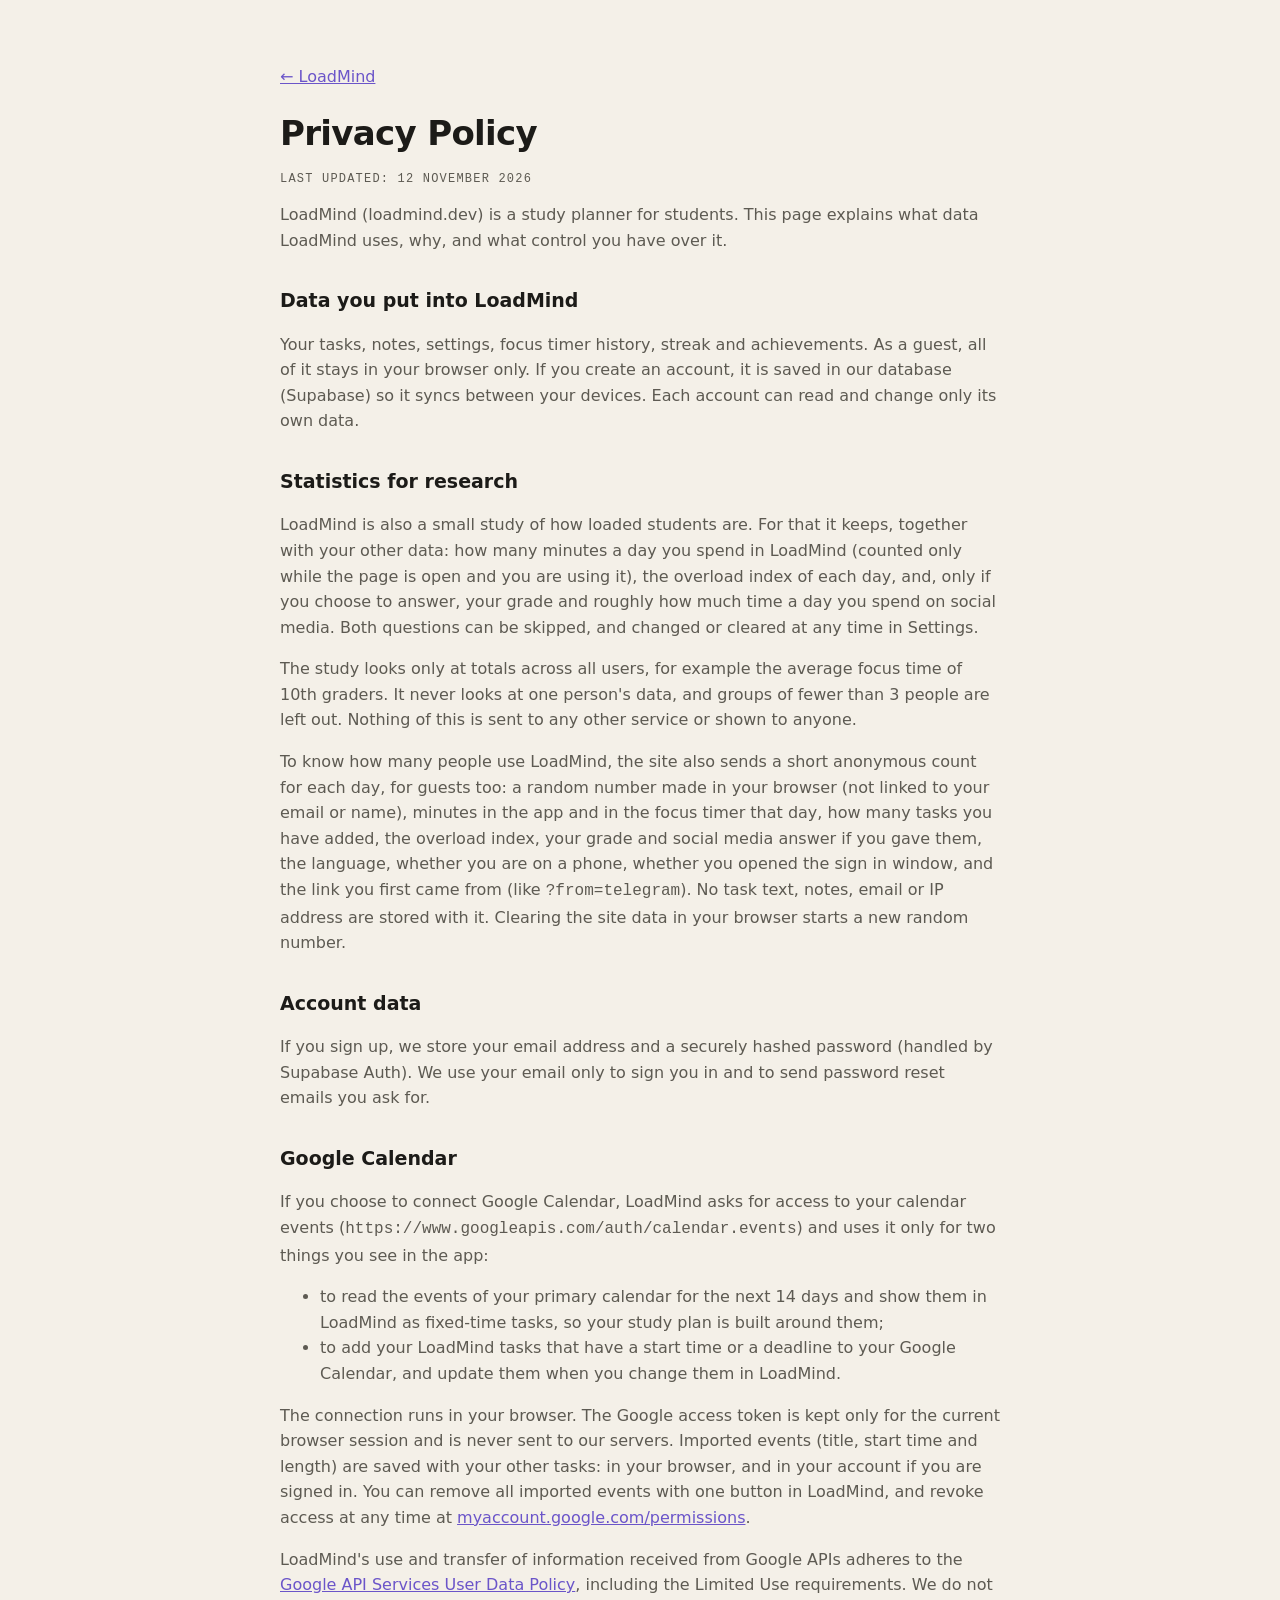
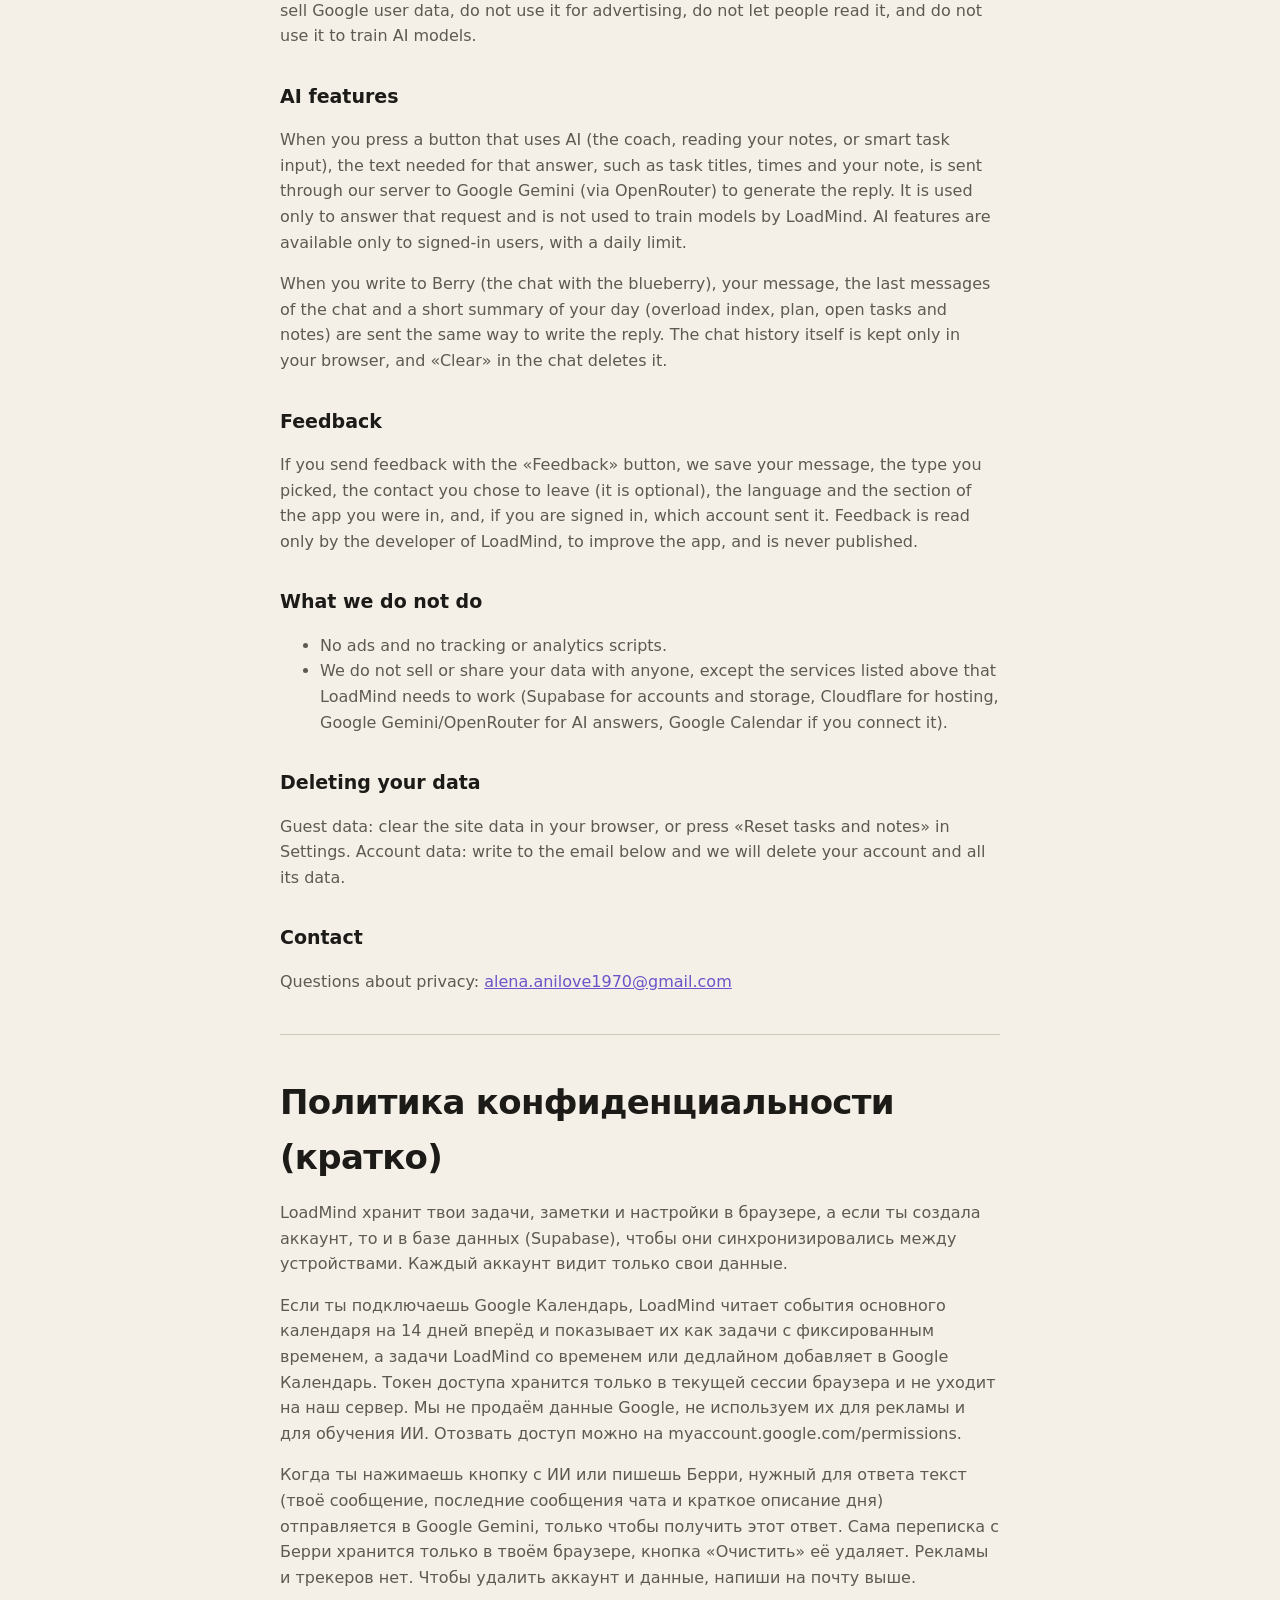
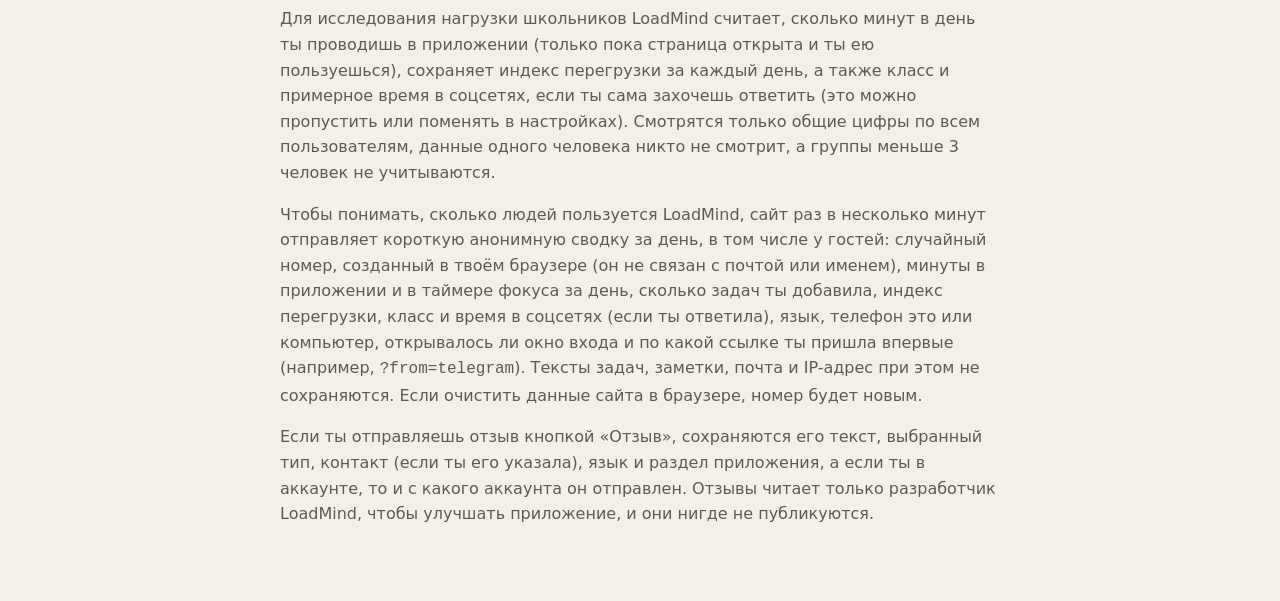
<file: privacy.html>
<!DOCTYPE html>
<html lang="en">
<head>
<meta charset="UTF-8">
<meta name="viewport" content="width=device-width, initial-scale=1.0">
<title>Privacy Policy · LoadMind</title>
<link rel="icon" href="icons/favicon.svg?v=2" type="image/svg+xml">
<link rel="icon" href="icons/favicon-32.png?v=2" sizes="32x32" type="image/png">
<style>
:root { --paper: #151513; --ink: #efebe2; --ink-2: #b8b2a4; --rule: #3a3831; --accent: #b9a7f5; }
@media (prefers-color-scheme: light) { :root { --paper: #f4f0e8; --ink: #1c1b18; --ink-2: #5d5a52; --rule: #cfc8b9; --accent: #6b55c9; } }
body { margin: 0; background: var(--paper); color: var(--ink); font: 16px/1.6 system-ui, -apple-system, "Segoe UI", sans-serif; }
main { max-width: 720px; margin: 0 auto; padding: 48px 16px 64px; }
h1 { font-size: 34px; letter-spacing: -.02em; margin: 0 0 4px; }
h2 { font-size: 19px; margin: 32px 0 8px; }
p, li { color: var(--ink-2); }
a { color: var(--accent); }
.meta { font: 12px ui-monospace, Menlo, monospace; letter-spacing: .1em; text-transform: uppercase; color: var(--ink-2); }
hr { border: 0; border-top: 1px solid var(--rule); margin: 40px 0; }
</style>
</head>
<body>
<main>
<p><a href="/">← LoadMind</a></p>
<h1>Privacy Policy</h1>
<p class="meta">Last updated: 12 November 2026</p>

<p>LoadMind (loadmind.dev) is a study planner for students. This page explains what data LoadMind uses, why, and what control you have over it.</p>

<h2>Data you put into LoadMind</h2>
<p>Your tasks, notes, settings, focus timer history, streak and achievements. As a guest, all of it stays in your browser only. If you create an account, it is saved in our database (Supabase) so it syncs between your devices. Each account can read and change only its own data.</p>

<h2>Statistics for research</h2>
<p>LoadMind is also a small study of how loaded students are. For that it keeps, together with your other data: how many minutes a day you spend in LoadMind (counted only while the page is open and you are using it), the overload index of each day, and, only if you choose to answer, your grade and roughly how much time a day you spend on social media. Both questions can be skipped, and changed or cleared at any time in Settings.</p>
<p>The study looks only at totals across all users, for example the average focus time of 10th graders. It never looks at one person's data, and groups of fewer than 3 people are left out. Nothing of this is sent to any other service or shown to anyone.</p>
<p>To know how many people use LoadMind, the site also sends a short anonymous count for each day, for guests too: a random number made in your browser (not linked to your email or name), minutes in the app and in the focus timer that day, how many tasks you have added, the overload index, your grade and social media answer if you gave them, the language, whether you are on a phone, whether you opened the sign in window, and the link you first came from (like <code>?from=telegram</code>). No task text, notes, email or IP address are stored with it. Clearing the site data in your browser starts a new random number.</p>
<h2>Account data</h2>
<p>If you sign up, we store your email address and a securely hashed password (handled by Supabase Auth). We use your email only to sign you in and to send password reset emails you ask for.</p>

<h2>Google Calendar</h2>
<p>If you choose to connect Google Calendar, LoadMind asks for access to your calendar events (<code>https://www.googleapis.com/auth/calendar.events</code>) and uses it only for two things you see in the app:</p>
<ul>
  <li>to read the events of your primary calendar for the next 14 days and show them in LoadMind as fixed-time tasks, so your study plan is built around them;</li>
  <li>to add your LoadMind tasks that have a start time or a deadline to your Google Calendar, and update them when you change them in LoadMind.</li>
</ul>
<p>The connection runs in your browser. The Google access token is kept only for the current browser session and is never sent to our servers. Imported events (title, start time and length) are saved with your other tasks: in your browser, and in your account if you are signed in. You can remove all imported events with one button in LoadMind, and revoke access at any time at <a href="https://myaccount.google.com/permissions">myaccount.google.com/permissions</a>.</p>
<p>LoadMind's use and transfer of information received from Google APIs adheres to the <a href="https://developers.google.com/terms/api-services-user-data-policy">Google API Services User Data Policy</a>, including the Limited Use requirements. We do not sell Google user data, do not use it for advertising, do not let people read it, and do not use it to train AI models.</p>

<h2>AI features</h2>
<p>When you press a button that uses AI (the coach, reading your notes, or smart task input), the text needed for that answer, such as task titles, times and your note, is sent through our server to Google Gemini (via OpenRouter) to generate the reply. It is used only to answer that request and is not used to train models by LoadMind. AI features are available only to signed-in users, with a daily limit.</p>
<p>When you write to Berry (the chat with the blueberry), your message, the last messages of the chat and a short summary of your day (overload index, plan, open tasks and notes) are sent the same way to write the reply. The chat history itself is kept only in your browser, and «Clear» in the chat deletes it.</p>

<h2>Feedback</h2>
<p>If you send feedback with the «Feedback» button, we save your message, the type you picked, the contact you chose to leave (it is optional), the language and the section of the app you were in, and, if you are signed in, which account sent it. Feedback is read only by the developer of LoadMind, to improve the app, and is never published.</p>

<h2>What we do not do</h2>
<ul>
  <li>No ads and no tracking or analytics scripts.</li>
  <li>We do not sell or share your data with anyone, except the services listed above that LoadMind needs to work (Supabase for accounts and storage, Cloudflare for hosting, Google Gemini/OpenRouter for AI answers, Google Calendar if you connect it).</li>
</ul>

<h2>Deleting your data</h2>
<p>Guest data: clear the site data in your browser, or press «Reset tasks and notes» in Settings. Account data: write to the email below and we will delete your account and all its data.</p>

<h2>Contact</h2>
<p>Questions about privacy: <a href="mailto:alena.anilove1970@gmail.com">alena.anilove1970@gmail.com</a></p>

<hr>

<h1 lang="ru">Политика конфиденциальности (кратко)</h1>
<div lang="ru">
<p>LoadMind хранит твои задачи, заметки и настройки в браузере, а если ты создала аккаунт, то и в базе данных (Supabase), чтобы они синхронизировались между устройствами. Каждый аккаунт видит только свои данные.</p>
<p>Если ты подключаешь Google Календарь, LoadMind читает события основного календаря на 14 дней вперёд и показывает их как задачи с фиксированным временем, а задачи LoadMind со временем или дедлайном добавляет в Google Календарь. Токен доступа хранится только в текущей сессии браузера и не уходит на наш сервер. Мы не продаём данные Google, не используем их для рекламы и для обучения ИИ. Отозвать доступ можно на myaccount.google.com/permissions.</p>
<p>Когда ты нажимаешь кнопку с ИИ или пишешь Берри, нужный для ответа текст (твоё сообщение, последние сообщения чата и краткое описание дня) отправляется в Google Gemini, только чтобы получить этот ответ. Сама переписка с Берри хранится только в твоём браузере, кнопка «Очистить» её удаляет. Рекламы и трекеров нет. Чтобы удалить аккаунт и данные, напиши на почту выше.</p>
<p>Для исследования нагрузки школьников LoadMind считает, сколько минут в день ты проводишь в приложении (только пока страница открыта и ты ею пользуешься), сохраняет индекс перегрузки за каждый день, а также класс и примерное время в соцсетях, если ты сама захочешь ответить (это можно пропустить или поменять в настройках). Смотрятся только общие цифры по всем пользователям, данные одного человека никто не смотрит, а группы меньше 3 человек не учитываются.</p>
<p>Чтобы понимать, сколько людей пользуется LoadMind, сайт раз в несколько минут отправляет короткую анонимную сводку за день, в том числе у гостей: случайный номер, созданный в твоём браузере (он не связан с почтой или именем), минуты в приложении и в таймере фокуса за день, сколько задач ты добавила, индекс перегрузки, класс и время в соцсетях (если ты ответила), язык, телефон это или компьютер, открывалось ли окно входа и по какой ссылке ты пришла впервые (например, <code>?from=telegram</code>). Тексты задач, заметки, почта и IP-адрес при этом не сохраняются. Если очистить данные сайта в браузере, номер будет новым.</p>
<p>Если ты отправляешь отзыв кнопкой «Отзыв», сохраняются его текст, выбранный тип, контакт (если ты его указала), язык и раздел приложения, а если ты в аккаунте, то и с какого аккаунта он отправлен. Отзывы читает только разработчик LoadMind, чтобы улучшать приложение, и они нигде не публикуются.</p>
</div>
</main>
</body>
</html>
</file>
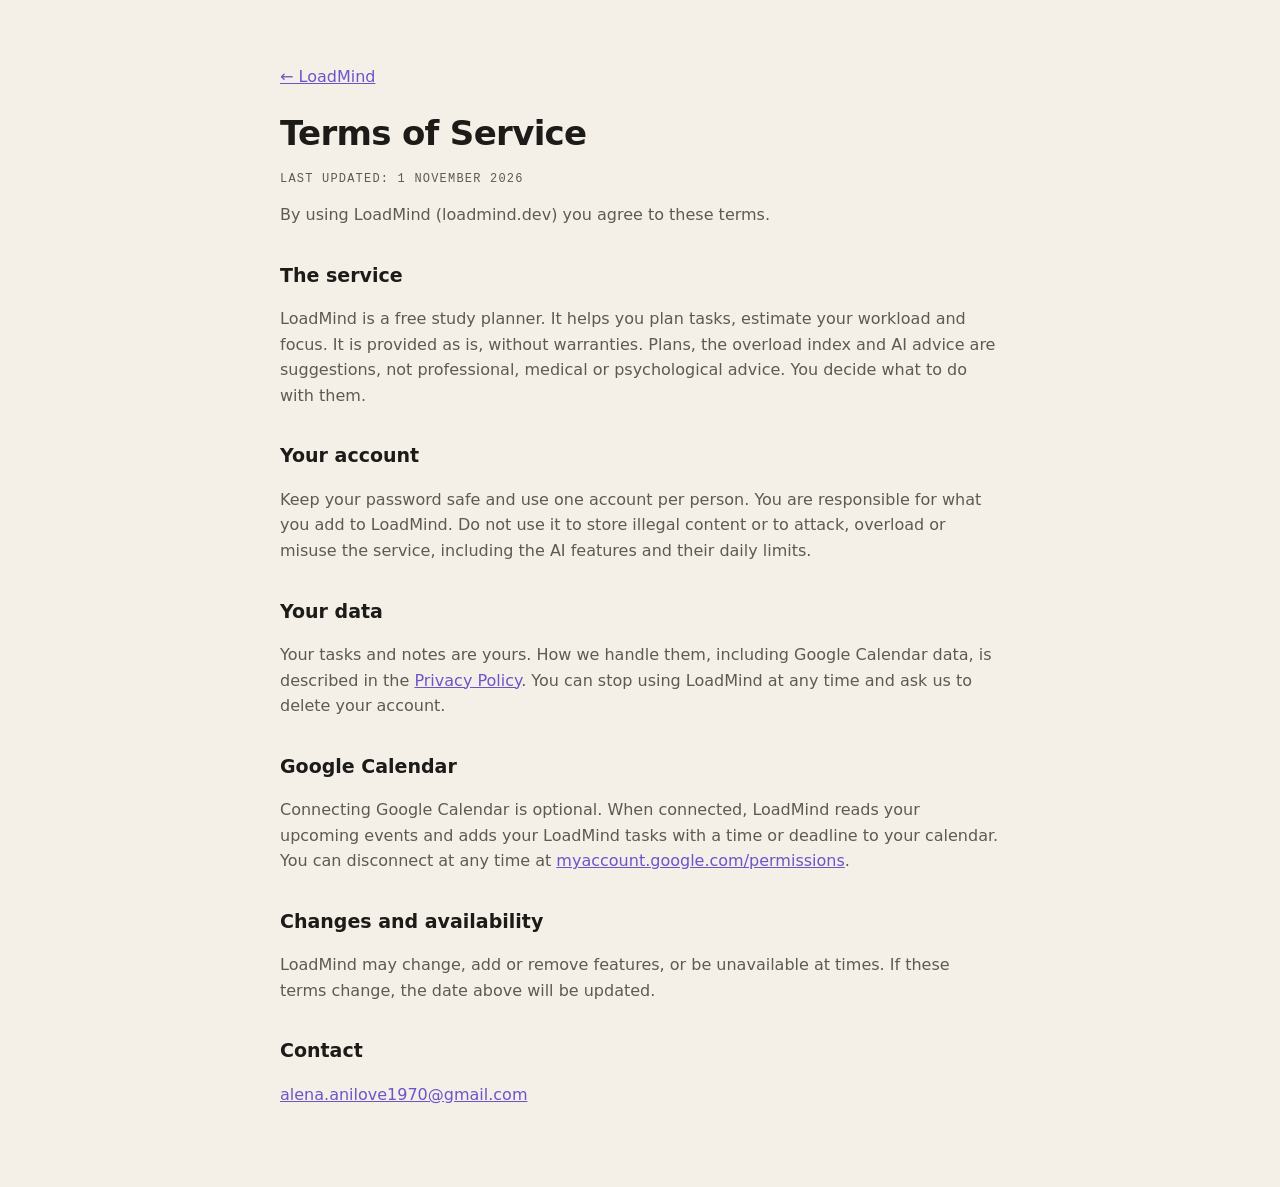
<file: terms.html>
<!DOCTYPE html>
<html lang="en">
<head>
<meta charset="UTF-8">
<meta name="viewport" content="width=device-width, initial-scale=1.0">
<title>Terms of Service · LoadMind</title>
<link rel="icon" href="icons/favicon.svg?v=2" type="image/svg+xml">
<link rel="icon" href="icons/favicon-32.png?v=2" sizes="32x32" type="image/png">
<style>
:root { --paper: #151513; --ink: #efebe2; --ink-2: #b8b2a4; --rule: #3a3831; --accent: #b9a7f5; }
@media (prefers-color-scheme: light) { :root { --paper: #f4f0e8; --ink: #1c1b18; --ink-2: #5d5a52; --rule: #cfc8b9; --accent: #6b55c9; } }
body { margin: 0; background: var(--paper); color: var(--ink); font: 16px/1.6 system-ui, -apple-system, "Segoe UI", sans-serif; }
main { max-width: 720px; margin: 0 auto; padding: 48px 16px 64px; }
h1 { font-size: 34px; letter-spacing: -.02em; margin: 0 0 4px; }
h2 { font-size: 19px; margin: 32px 0 8px; }
p, li { color: var(--ink-2); }
a { color: var(--accent); }
.meta { font: 12px ui-monospace, Menlo, monospace; letter-spacing: .1em; text-transform: uppercase; color: var(--ink-2); }
hr { border: 0; border-top: 1px solid var(--rule); margin: 40px 0; }
</style>
</head>
<body>
<main>
<p><a href="/">← LoadMind</a></p>
<h1>Terms of Service</h1>
<p class="meta">Last updated: 1 November 2026</p>

<p>By using LoadMind (loadmind.dev) you agree to these terms.</p>

<h2>The service</h2>
<p>LoadMind is a free study planner. It helps you plan tasks, estimate your workload and focus. It is provided as is, without warranties. Plans, the overload index and AI advice are suggestions, not professional, medical or psychological advice. You decide what to do with them.</p>

<h2>Your account</h2>
<p>Keep your password safe and use one account per person. You are responsible for what you add to LoadMind. Do not use it to store illegal content or to attack, overload or misuse the service, including the AI features and their daily limits.</p>

<h2>Your data</h2>
<p>Your tasks and notes are yours. How we handle them, including Google Calendar data, is described in the <a href="privacy.html">Privacy Policy</a>. You can stop using LoadMind at any time and ask us to delete your account.</p>

<h2>Google Calendar</h2>
<p>Connecting Google Calendar is optional. When connected, LoadMind reads your upcoming events and adds your LoadMind tasks with a time or deadline to your calendar. You can disconnect at any time at <a href="https://myaccount.google.com/permissions">myaccount.google.com/permissions</a>.</p>

<h2>Changes and availability</h2>
<p>LoadMind may change, add or remove features, or be unavailable at times. If these terms change, the date above will be updated.</p>

<h2>Contact</h2>
<p><a href="mailto:alena.anilove1970@gmail.com">alena.anilove1970@gmail.com</a></p>
</main>
</body>
</html>
</file>
